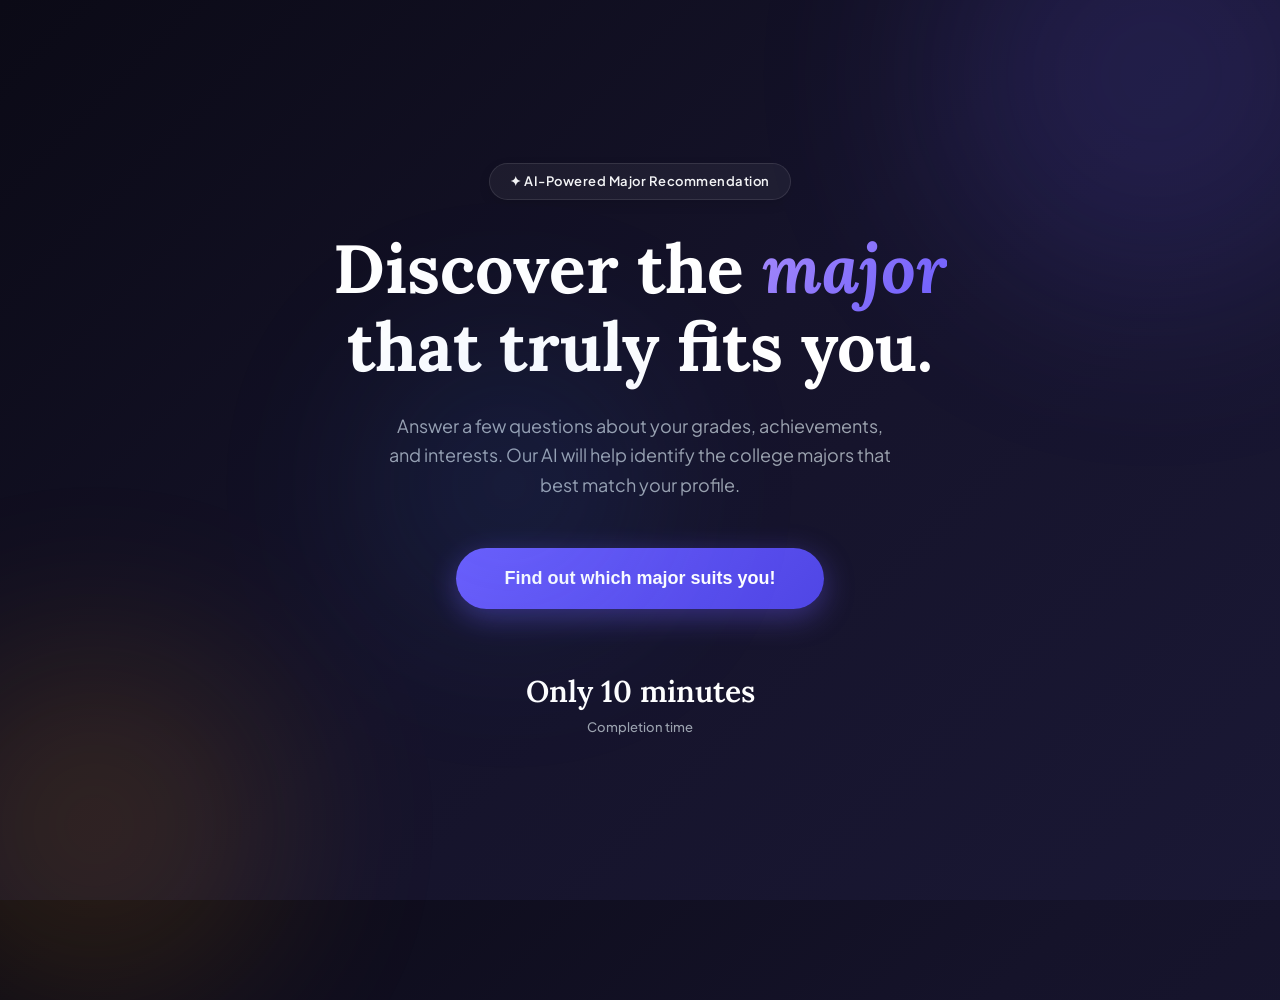
<file: frontend/index.html>
<!DOCTYPE html>
<html lang="en">
<head>
  <meta charset="UTF-8">
  <meta name="viewport" content="width=device-width, initial-scale=1.0">
  <title>EduPath AI – Discover Your Future Major</title>
  <link href="https://fonts.googleapis.com/css2?family=Plus+Jakarta+Sans:wght@400;500;600;700;800&family=Lora:ital,wght@0,400;0,600;1,400&display=swap" rel="stylesheet">
  <link rel="stylesheet" href="css/style.css">
  
  <!-- Scripts defer loading -->
  <script src="js/streamlit-component-lib.js" defer></script>
  <script src="js/app.js" defer></script>
  <script src="js/riasec.js" defer></script>
  <script src="js/results.js" defer></script>
</head>
<body>

  <!-- ====== LANDING PAGE ====== -->
  <div class="page active" id="page-landing">
    <div class="landing-blob blob1"></div>
    <div class="landing-blob blob2"></div>
    <div class="landing-blob blob3"></div>
    <div class="landing-content">
      <div class="landing-badge">✦ AI-Powered Major Recommendation</div>
      <h1 class="landing-title">Discover the <span>major</span><br>that truly fits you.</h1>
      <p class="landing-sub">Answer a few questions about your grades, achievements, and interests. Our AI will help identify the college majors that best match your profile.</p>
      <button class="btn-hero" onclick="openDisclaimer()">Find out which major suits you!</button>
      <div class="landing-stats">
        <div class="stat"><strong>Only 10 minutes</strong>Completion time</div>
      </div>
    </div>
  </div>

  <!-- ====== DISCLAIMER MODAL ====== -->
  <div class="modal-overlay" id="modal-disclaimer">
    <div class="modal">
      <div class="modal-icon">📋</div>
      <h2>Before You Begin</h2>
      <p>This assessment is designed to help you explore major options. Please review the guidelines below to ensure accurate recommendations:</p>
      <ul class="disclaimer-list">
        <li>Answer all questions <strong>honestly</strong> according to your true preferences</li>
        <li>There are no right or wrong answers, this is all about <strong>you</strong></li>
        <li>Ensure the average report card grades you enter are <strong>correct and up to date</strong></li>
        <li>These results serve as an <strong>initial recommendation</strong>, not a final decision</li>
        <li>Please continue to <strong>discuss and consult</strong> the results with a guidance counselor or parents</li>
      </ul>
      <div class="modal-form">
        <div class="form-group">
          <label for="input-nama">Full Name</label>
          <input type="text" id="input-nama" placeholder="Enter your name here..." maxlength="60">
        </div>
        <div class="form-group">
          <label for="input-kelas">Grade / Class</label>
          <select id="input-kelas">
            <option value="">Select Grade</option>
            <option value="10">Grade 10</option>
            <option value="11">Grade 11</option>
            <option value="12">Grade 12</option>
          </select>
        </div>
        <button class="btn-primary" onclick="startAkademik()">Continue to Academic Data</button>
      </div>
    </div>
  </div>

  <!-- ====== ACADEMIC PAGE ====== -->
  <div class="page" id="page-akademik">
    <div class="page-header">
      <div class="logo">EduPath<span>AI</span></div>
      <div class="step-label">Step 1 of 3</div>
    </div>
    <div class="form-container">
      <h2 class="section-title">Academic Data</h2>
      <p class="section-sub">Fill in your average report card grades (0-100), achievements, and interests.</p>

      <!-- Card 1: Subject Grades -->
      <div class="card">
        <div class="card-label">📊 Subject Grades</div>
        <div class="nilai-grid" id="nilai-grid">
          <!-- Populated by JS -->
        </div>
      </div>

      <!-- Card 2: Achievements -->
      <div class="card">
        <div class="card-label">🏆 Achievements</div>
        <p style="font-size:13px; color:var(--ink-soft); margin-bottom:12px;">Your highest level of academic or extracurricular achievement:</p>
        <div class="prestasi-options" id="prestasi-options">
          <div class="pill-option active" data-val="0" onclick="selectPrestasi(this)">None</div>
          <div class="pill-option" data-val="1" onclick="selectPrestasi(this)">District Level</div>
          <div class="pill-option" data-val="2" onclick="selectPrestasi(this)">City/Province Level</div>
          <div class="pill-option" data-val="3" onclick="selectPrestasi(this)">National Level</div>
          <div class="pill-option" data-val="4" onclick="selectPrestasi(this)">International Level</div>
        </div>
        <div id="bidang-section" style="display:none;">
          <p style="font-size:13px; color:var(--ink-soft); margin-top:16px; margin-bottom:10px;">In which field did you achieve this?</p>
          <div class="bidang-grid" id="bidang-options">
            <div class="bidang-option" data-val="Health" onclick="selectBidang(this)">🏥 Health</div>
            <div class="bidang-option" data-val="Technology" onclick="selectBidang(this)">💻 Technology</div>
            <div class="bidang-option" data-val="Physics" onclick="selectBidang(this)">⚡ Physics</div>
            <div class="bidang-option" data-val="Mathematics" onclick="selectBidang(this)">📐 Mathematics</div>
            <div class="bidang-option" data-val="Biology" onclick="selectBidang(this)">🌿 Biology</div>
            <div class="bidang-option" data-val="Chemistry" onclick="selectBidang(this)">🧪 Chemistry</div>
            <div class="bidang-option" data-val="Business" onclick="selectBidang(this)">💼 Business</div>
            <div class="bidang-option" data-val="Engineering" onclick="selectBidang(this)">🔧 Engineering</div>
            <div class="bidang-option" data-val="Earth Science" onclick="selectBidang(this)">🌍 Earth Science</div>
            <div class="bidang-option" data-val="Arts" onclick="selectBidang(this)">🎨 Arts</div>
          </div>
        </div>
      </div>

      <!-- Card 3: Primary Interests -->
      <div class="card">
        <div class="card-label">💡 Primary Interests <span style="font-weight:400; text-transform:none; font-size:11px; color:var(--ink-soft); margin-left:5px;">(select up to 3 fields)</span></div>
        <div class="minat-grid" id="minat-grid">
          <div class="minat-card" data-val="Health" onclick="toggleMinat(this)"><span class="minat-icon">🏥</span>Health</div>
          <div class="minat-card" data-val="Science & Technology" onclick="toggleMinat(this)"><span class="minat-icon">🔬</span>Science & Tech</div>
          <div class="minat-card" data-val="Social, Law & Government" onclick="toggleMinat(this)"><span class="minat-icon">⚖️</span>Social, Law & Govt</div>
          <div class="minat-card" data-val="Economics & Business" onclick="toggleMinat(this)"><span class="minat-icon">📊</span>Economics & Business</div>
          <div class="minat-card" data-val="Engineering" onclick="toggleMinat(this)"><span class="minat-icon">⚙️</span>Engineering</div>
          <div class="minat-card" data-val="Agriculture & Maritime" onclick="toggleMinat(this)"><span class="minat-icon">🌾</span>Agriculture & Maritime</div>
          <div class="minat-card" data-val="Arts & Education" onclick="toggleMinat(this)"><span class="minat-icon">🎭</span>Arts & Education</div>
        </div>
        <p class="minat-count" id="minat-count">0 / 3 fields selected</p>
      </div>

      <button class="btn-primary" onclick="goToRiasec()" style="max-width:360px; margin:0 auto; display:block; margin-top:30px;">Continue to Interest & Aptitude Test</button>
    </div>
  </div>

  <!-- ====== RIASEC PAGE ====== -->
  <div class="page" id="page-riasec">
    <div class="page-header">
      <div class="logo">EduPath<span>AI</span></div>
      <div class="step-label">Step 2 of 3</div>
    </div>
    <div class="progress-bar-wrap">
      <div class="progress-meta">
        <span id="progress-label">Question 1 of 36</span>
        <span id="progress-pct">0%</span>
      </div>
      <div class="progress-track"><div class="progress-fill" id="progress-fill" style="width:0%"></div></div>
      <div style="height:10px"></div>
    </div>
    <div class="riasec-q-container">
      <div class="q-type-badge" id="q-type-badge">◉ Realistic</div>
      <div class="q-number" id="q-number">Question 1</div>
      <div class="q-text" id="q-text">Loading question...</div>
      <div class="answer-options" id="answer-options">
        <button class="answer-btn" data-score="5" onclick="selectAnswer(this)"><span class="ans-score">5</span>Strongly Like</button>
        <button class="answer-btn" data-score="4" onclick="selectAnswer(this)"><span class="ans-score">4</span>Like</button>
        <button class="answer-btn" data-score="3" onclick="selectAnswer(this)"><span class="ans-score">3</span>Neutral / Moderate</button>
        <button class="answer-btn" data-score="2" onclick="selectAnswer(this)"><span class="ans-score">2</span>Dislike</button>
        <button class="answer-btn" data-score="1" onclick="selectAnswer(this)"><span class="ans-score">1</span>Strongly Dislike</button>
      </div>
      <div class="q-nav">
        <button class="btn-nav btn-back" id="btn-back" onclick="prevQuestion()">Back</button>
        <button class="btn-nav btn-next" id="btn-next" onclick="nextQuestion()" disabled>Next</button>
      </div>
    </div>
  </div>

  <!-- ====== COMPLETION OVERLAY ====== -->
  <div class="completion-overlay" id="modal-complete">
    <div class="completion-card">
      <div class="completion-emoji">🎉</div>
      <h2>All Questions Completed!</h2>
      <p>You have answered all 36 questions. Our AI recommendation engine will now evaluate your academic profile, achievements, interests, and RIASEC assessment to suggest your top majors.</p>
      <button class="btn-primary" onclick="goToHasil()">View My Recommendations ✨</button>
    </div>
  </div>

  <!-- ====== RESULTS PAGE ====== -->
  <div class="page" id="page-hasil">
    <div class="page-header">
      <div class="logo">EduPath<span>AI</span></div>
      <div class="step-label">Step 3 of 3</div>
    </div>
    <div class="hasil-header">
      <div class="user-chip" id="hasil-user-chip">👤 —</div>
      <h1>Your Major Recommendations</h1>
      <p>AI-driven major suggestions based on your scholastic grades, achievements, interest areas, and RIASEC results.</p>
    </div>
    <div class="hasil-container">
      <div id="hasil-content">
        <div class="loading-state">
          <div class="loading-spinner"></div>
          <p style="color:var(--ink-soft); font-size:15px">EduPath AI is analyzing your profile...</p>
          <p style="color:var(--ink-soft); font-size:13px; margin-top:6px">This will take only a few moments</p>
        </div>
      </div>
    </div>
  </div>

</body>
</html>
</file>
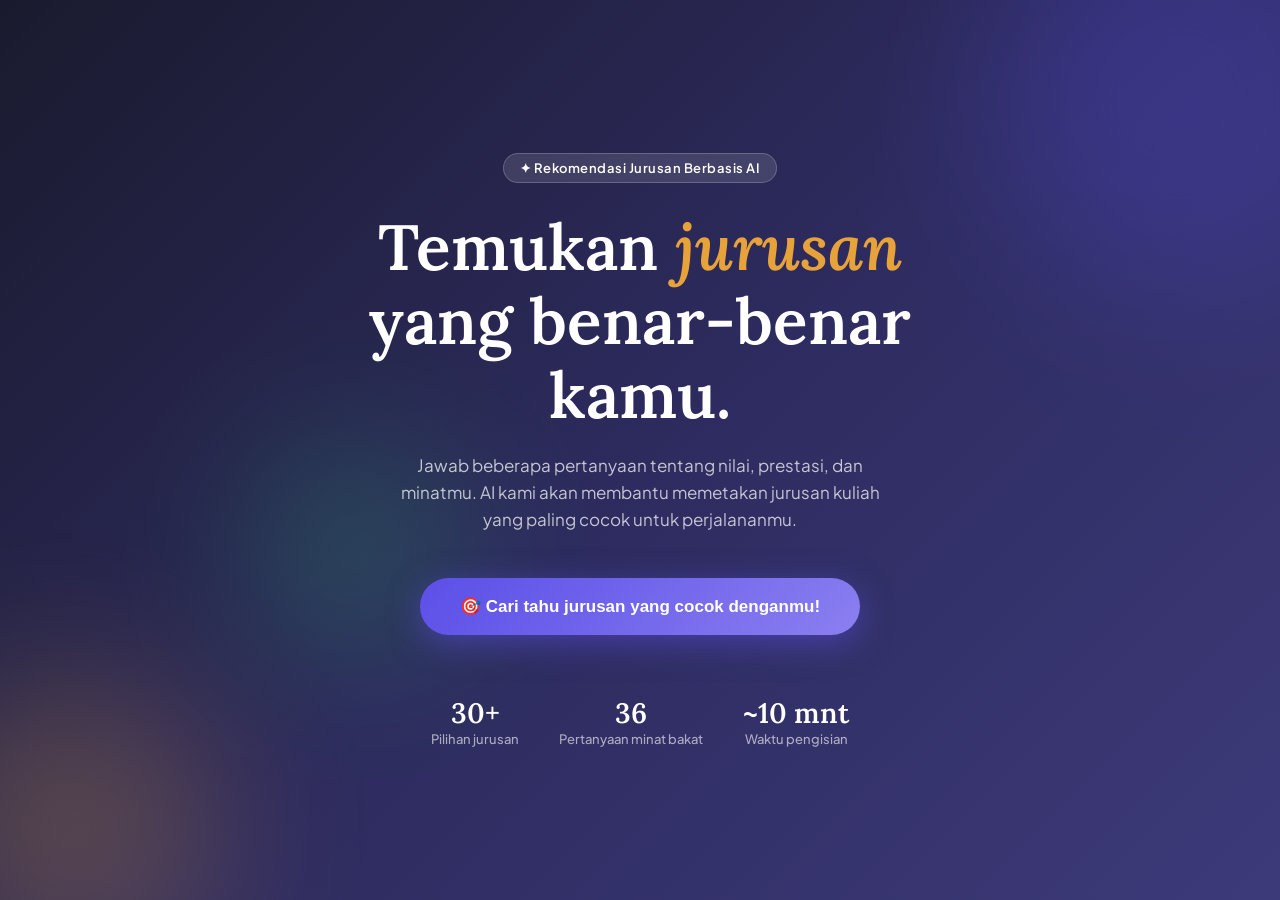
<file: coba.html>
<!DOCTYPE html>
<html lang="id">
<head>
<meta charset="UTF-8"/>
<meta name="viewport" content="width=device-width, initial-scale=1.0"/>
<title>JurusanKu – Temukan Jalanmu</title>
<link href="https://fonts.googleapis.com/css2?family=Plus+Jakarta+Sans:wght@400;500;600;700;800&family=Lora:ital,wght@0,400;0,600;1,400&display=swap" rel="stylesheet"/>
<style>
  :root {
    --bg: #F7F5F0;
    --surface: #FFFFFF;
    --ink: #1A1A2E;
    --ink-soft: #5A5A7A;
    --accent: #5B4FE8;
    --accent-light: #EAE8FD;
    --gold: #E8A23A;
    --gold-light: #FDF3E3;
    --green: #2ECC71;
    --red: #E74C3C;
    --border: #E2E0F0;
    --shadow: 0 4px 24px rgba(91,79,232,0.10);
    --radius: 16px;
    --radius-sm: 8px;
  }
  *,*::before,*::after{box-sizing:border-box;margin:0;padding:0}
  body{font-family:'Plus Jakarta Sans',sans-serif;background:var(--bg);color:var(--ink);min-height:100vh;overflow-x:hidden}
  
  /* ====== PAGE SYSTEM ====== */
  .page{display:none;min-height:100vh;animation:fadeIn .4s ease}
  .page.active{display:flex;flex-direction:column}
  @keyframes fadeIn{from{opacity:0;transform:translateY(12px)}to{opacity:1;transform:translateY(0)}}

  /* ====== LANDING ====== */
  #page-landing{background:linear-gradient(135deg,#1A1A2E 0%,#2D2B5E 50%,#3D3A7A 100%);position:relative;overflow:hidden;align-items:center;justify-content:center;text-align:center;padding:40px 24px}
  .landing-blob{position:absolute;border-radius:50%;filter:blur(80px);opacity:.25}
  .blob1{width:400px;height:400px;background:#5B4FE8;top:-100px;right:-100px}
  .blob2{width:300px;height:300px;background:#E8A23A;bottom:-80px;left:-80px}
  .blob3{width:200px;height:200px;background:#2ECC71;top:50%;left:20%}
  .landing-content{position:relative;z-index:2;max-width:640px;margin:0 auto}
  .landing-badge{display:inline-block;background:rgba(255,255,255,.12);border:1px solid rgba(255,255,255,.2);color:#fff;font-size:13px;font-weight:600;padding:6px 16px;border-radius:40px;margin-bottom:28px;letter-spacing:.5px}
  .landing-title{font-family:'Lora',serif;font-size:clamp(36px,7vw,64px);font-weight:600;color:#fff;line-height:1.15;margin-bottom:20px}
  .landing-title span{color:#E8A23A;font-style:italic}
  .landing-sub{font-size:17px;color:rgba(255,255,255,.72);line-height:1.6;margin-bottom:44px;max-width:480px;margin-left:auto;margin-right:auto}
  .btn-hero{background:linear-gradient(135deg,#5B4FE8,#8B7FF0);color:#fff;border:none;padding:18px 40px;border-radius:50px;font-size:17px;font-weight:700;cursor:pointer;transition:transform .2s,box-shadow .2s;box-shadow:0 8px 32px rgba(91,79,232,.5)}
  .btn-hero:hover{transform:translateY(-2px);box-shadow:0 12px 40px rgba(91,79,232,.6)}
  .landing-stats{display:flex;gap:40px;justify-content:center;margin-top:60px;flex-wrap:wrap}
  .stat{color:rgba(255,255,255,.6);font-size:13px;font-weight:500}
  .stat strong{display:block;font-family:'Lora',serif;font-size:28px;color:#fff;font-weight:600}

  /* ====== MODAL ====== */
  .modal-overlay{position:fixed;inset:0;background:rgba(26,26,46,.7);backdrop-filter:blur(6px);z-index:1000;display:none;align-items:center;justify-content:center;padding:20px}
  .modal-overlay.open{display:flex}
  .modal{background:var(--surface);border-radius:var(--radius);padding:40px;max-width:520px;width:100%;box-shadow:0 24px 80px rgba(0,0,0,.3);animation:modalIn .3s ease}
  @keyframes modalIn{from{transform:scale(.95);opacity:0}to{transform:scale(1);opacity:1}}
  .modal-icon{width:56px;height:56px;border-radius:50%;background:var(--gold-light);display:flex;align-items:center;justify-content:center;font-size:28px;margin:0 auto 20px}
  .modal h2{font-family:'Lora',serif;font-size:22px;font-weight:600;text-align:center;margin-bottom:12px}
  .modal p{color:var(--ink-soft);font-size:14px;line-height:1.65;text-align:center;margin-bottom:8px}
  .disclaimer-list{list-style:none;margin:16px 0;background:var(--accent-light);border-radius:var(--radius-sm);padding:16px 20px}
  .disclaimer-list li{font-size:13px;color:var(--ink);padding:5px 0 5px 20px;position:relative;line-height:1.5}
  .disclaimer-list li::before{content:'✓';position:absolute;left:0;color:var(--accent);font-weight:700}
  .modal-form{margin-top:24px}
  .form-group{margin-bottom:16px}
  .form-group label{display:block;font-size:13px;font-weight:600;color:var(--ink-soft);margin-bottom:6px;text-transform:uppercase;letter-spacing:.5px}
  .form-group input,.form-group select{width:100%;padding:12px 16px;border:2px solid var(--border);border-radius:var(--radius-sm);font-family:inherit;font-size:15px;color:var(--ink);background:var(--bg);transition:border-color .2s}
  .form-group input:focus,.form-group select:focus{outline:none;border-color:var(--accent)}
  .btn-primary{width:100%;background:var(--accent);color:#fff;border:none;padding:15px;border-radius:var(--radius-sm);font-family:inherit;font-size:15px;font-weight:700;cursor:pointer;transition:background .2s,transform .2s;margin-top:8px}
  .btn-primary:hover{background:#4a3fd4;transform:translateY(-1px)}

  /* ====== AKADEMIK PAGE ====== */
  #page-akademik{background:var(--bg);padding:0}
  .page-header{background:var(--surface);border-bottom:1px solid var(--border);padding:20px 32px;display:flex;align-items:center;gap:16px;position:sticky;top:0;z-index:100;box-shadow:0 2px 12px rgba(0,0,0,.05)}
  .page-header .logo{font-family:'Lora',serif;font-size:18px;font-weight:600;color:var(--accent);cursor:pointer}
  .page-header .step-label{margin-left:auto;font-size:13px;color:var(--ink-soft);font-weight:600;background:var(--accent-light);padding:4px 14px;border-radius:20px;color:var(--accent)}
  .form-container{max-width:680px;margin:0 auto;padding:40px 24px}
  .section-title{font-family:'Lora',serif;font-size:26px;font-weight:600;margin-bottom:6px}
  .section-sub{color:var(--ink-soft);font-size:14px;margin-bottom:32px}
  .card{background:var(--surface);border-radius:var(--radius);padding:28px;margin-bottom:20px;border:1px solid var(--border);box-shadow:var(--shadow)}
  .card-label{font-size:12px;font-weight:700;text-transform:uppercase;letter-spacing:1px;color:var(--accent);margin-bottom:16px}
  
  /* Nilai Input */
  .nilai-grid{display:grid;grid-template-columns:1fr 1fr;gap:12px}
  .nilai-item{background:var(--bg);border-radius:var(--radius-sm);padding:14px}
  .nilai-item label{display:block;font-size:12px;font-weight:600;color:var(--ink-soft);margin-bottom:8px;text-transform:uppercase;letter-spacing:.5px}
  .nilai-counter{display:flex;align-items:center;gap:8px}
  .nilai-counter button{width:32px;height:32px;border:2px solid var(--border);border-radius:6px;background:var(--surface);font-size:18px;cursor:pointer;font-weight:600;color:var(--ink);transition:all .2s;line-height:1;display:flex;align-items:center;justify-content:center}
  .nilai-counter button:hover{border-color:var(--accent);color:var(--accent)}
  .nilai-counter input{width:60px;text-align:center;border:2px solid var(--border);border-radius:6px;padding:6px;font-family:inherit;font-size:16px;font-weight:700;color:var(--ink)}
  .nilai-counter input:focus{outline:none;border-color:var(--accent)}

  /* Prestasi */
  .prestasi-options{display:flex;flex-wrap:wrap;gap:8px;margin-bottom:16px}
  .pill-option{padding:8px 16px;border:2px solid var(--border);border-radius:40px;font-size:13px;font-weight:600;cursor:pointer;transition:all .2s;background:var(--bg)}
  .pill-option:hover,.pill-option.active{border-color:var(--accent);background:var(--accent-light);color:var(--accent)}
  .bidang-grid{display:grid;grid-template-columns:repeat(auto-fill,minmax(130px,1fr));gap:8px}
  .bidang-option{padding:10px 14px;border:2px solid var(--border);border-radius:var(--radius-sm);font-size:13px;font-weight:600;cursor:pointer;transition:all .2s;text-align:center;background:var(--bg)}
  .bidang-option:hover,.bidang-option.active{border-color:var(--accent);background:var(--accent-light);color:var(--accent)}

  /* Minat */
  .minat-grid{display:grid;grid-template-columns:1fr 1fr;gap:10px}
  .minat-card{padding:14px;border:2px solid var(--border);border-radius:var(--radius-sm);font-size:14px;font-weight:600;cursor:pointer;transition:all .2s;display:flex;align-items:center;gap:10px;background:var(--bg)}
  .minat-card:hover,.minat-card.active{border-color:var(--accent);background:var(--accent-light);color:var(--accent)}
  .minat-card .minat-icon{font-size:20px}
  .minat-count{font-size:12px;color:var(--ink-soft);margin-top:8px}
  .minat-count.warn{color:var(--red)}

  /* ====== RIASEC PAGE ====== */
  #page-riasec{background:linear-gradient(180deg,#F7F5F0 0%,#EAE8FD 100%);min-height:100vh}
  .progress-bar-wrap{background:var(--surface);padding:0 32px;position:sticky;top:65px;z-index:99;border-bottom:1px solid var(--border)}
  .progress-track{height:5px;background:var(--border);border-radius:10px;overflow:hidden}
  .progress-fill{height:100%;background:linear-gradient(90deg,var(--accent),#8B7FF0);border-radius:10px;transition:width .4s ease}
  .progress-meta{display:flex;justify-content:space-between;font-size:12px;color:var(--ink-soft);padding:10px 0 8px}
  .riasec-q-container{max-width:600px;margin:0 auto;padding:60px 24px}
  .q-type-badge{display:inline-flex;align-items:center;gap:6px;background:var(--surface);border:1px solid var(--border);border-radius:20px;padding:4px 14px;font-size:12px;font-weight:700;color:var(--accent);text-transform:uppercase;letter-spacing:.5px;margin-bottom:24px}
  .q-number{font-family:'Lora',serif;font-size:13px;color:var(--ink-soft);margin-bottom:10px}
  .q-text{font-family:'Lora',serif;font-size:clamp(20px,4vw,28px);font-weight:600;color:var(--ink);line-height:1.4;margin-bottom:40px}
  .answer-options{display:flex;flex-direction:column;gap:12px}
  .answer-btn{padding:16px 24px;border:2px solid var(--border);border-radius:12px;background:var(--surface);font-family:inherit;font-size:15px;font-weight:600;color:var(--ink);cursor:pointer;transition:all .2s;text-align:left;display:flex;align-items:center;gap:14px}
  .answer-btn:hover{border-color:var(--accent);background:var(--accent-light);transform:translateX(4px)}
  .answer-btn.selected{border-color:var(--accent);background:var(--accent);color:#fff}
  .answer-btn .ans-score{width:28px;height:28px;border-radius:50%;background:var(--border);font-size:12px;font-weight:700;display:flex;align-items:center;justify-content:center;flex-shrink:0;transition:background .2s}
  .answer-btn.selected .ans-score{background:rgba(255,255,255,.3)}
  .q-nav{display:flex;gap:12px;margin-top:32px}
  .btn-nav{flex:1;padding:14px;border-radius:var(--radius-sm);font-family:inherit;font-size:15px;font-weight:700;cursor:pointer;transition:all .2s}
  .btn-back{background:var(--surface);border:2px solid var(--border);color:var(--ink-soft)}
  .btn-back:hover{border-color:var(--accent);color:var(--accent)}
  .btn-next{background:var(--accent);border:2px solid var(--accent);color:#fff}
  .btn-next:hover{background:#4a3fd4}
  .btn-next:disabled{opacity:.4;cursor:not-allowed}

  /* ====== COMPLETION MODAL ====== */
  .completion-overlay{position:fixed;inset:0;background:rgba(26,26,46,.8);backdrop-filter:blur(8px);z-index:1000;display:none;align-items:center;justify-content:center;padding:20px}
  .completion-overlay.open{display:flex}
  .completion-card{background:var(--surface);border-radius:var(--radius);padding:48px;max-width:460px;width:100%;text-align:center;animation:modalIn .3s ease}
  .completion-emoji{font-size:64px;margin-bottom:20px}
  .completion-card h2{font-family:'Lora',serif;font-size:26px;font-weight:600;margin-bottom:12px}
  .completion-card p{color:var(--ink-soft);font-size:15px;line-height:1.6;margin-bottom:28px}

  /* ====== HASIL PAGE ====== */
  #page-hasil{background:var(--bg)}
  .hasil-header{background:linear-gradient(135deg,#1A1A2E,#2D2B5E);padding:48px 32px;text-align:center}
  .hasil-header h1{font-family:'Lora',serif;font-size:clamp(24px,5vw,40px);font-weight:600;color:#fff;margin-bottom:8px}
  .hasil-header p{color:rgba(255,255,255,.65);font-size:15px}
  .hasil-header .user-chip{display:inline-block;background:rgba(255,255,255,.12);border:1px solid rgba(255,255,255,.2);color:rgba(255,255,255,.9);font-size:13px;font-weight:600;padding:6px 18px;border-radius:30px;margin-bottom:20px}
  .hasil-container{max-width:760px;margin:0 auto;padding:40px 24px}
  .top-card{background:var(--surface);border-radius:var(--radius);padding:28px;margin-bottom:16px;border:1px solid var(--border);box-shadow:var(--shadow);display:grid;grid-template-columns:auto 1fr auto;gap:20px;align-items:start;position:relative;overflow:hidden}
  .top-card.rank1::before{content:'';position:absolute;top:0;left:0;bottom:0;width:5px;background:linear-gradient(180deg,#E8A23A,#F0C060)}
  .top-card.rank2::before{content:'';position:absolute;top:0;left:0;bottom:0;width:5px;background:linear-gradient(180deg,#9CA3AF,#D1D5DB)}
  .top-card.rank3::before{content:'';position:absolute;top:0;left:0;bottom:0;width:5px;background:linear-gradient(180deg,#CD7C3B,#E09060)}
  .rank-badge{width:44px;height:44px;border-radius:50%;display:flex;align-items:center;justify-content:center;font-size:20px;font-weight:800;font-family:'Lora',serif;flex-shrink:0}
  .rank1 .rank-badge{background:var(--gold-light);color:var(--gold)}
  .rank2 .rank-badge{background:#F3F4F6;color:#6B7280}
  .rank3 .rank-badge{background:#FEF3EC;color:#CD7C3B}
  .card-info h3{font-family:'Lora',serif;font-size:20px;font-weight:600;margin-bottom:4px}
  .card-info .bidang-tag{display:inline-block;background:var(--accent-light);color:var(--accent);font-size:11px;font-weight:700;padding:2px 10px;border-radius:20px;text-transform:uppercase;letter-spacing:.5px;margin-bottom:10px}
  .card-info .alasan{font-size:13px;color:var(--ink-soft);line-height:1.6}
  .percent-ring{flex-shrink:0;text-align:center}
  .percent-ring svg{width:72px;height:72px}
  .percent-ring .pct-text{font-size:15px;font-weight:800;font-family:'Lora',serif}
  .percent-ring .pct-label{font-size:11px;color:var(--ink-soft);margin-top:2px}
  .loading-state{text-align:center;padding:60px 24px}
  .loading-spinner{width:48px;height:48px;border:4px solid var(--border);border-top-color:var(--accent);border-radius:50%;animation:spin .8s linear infinite;margin:0 auto 20px}
  @keyframes spin{to{transform:rotate(360deg)}}
  .bk-notice{background:var(--gold-light);border:1px solid #F5D79E;border-radius:var(--radius-sm);padding:18px 20px;margin-top:28px;display:flex;gap:14px;align-items:flex-start}
  .bk-notice .notice-icon{font-size:22px;flex-shrink:0}
  .bk-notice p{font-size:13px;color:#92640B;line-height:1.6}
  .bk-notice strong{color:#7A5209}
  .riasec-breakdown{background:var(--surface);border-radius:var(--radius-sm);padding:20px;margin-top:16px;border:1px solid var(--border)}
  .riasec-breakdown h4{font-size:12px;font-weight:700;text-transform:uppercase;letter-spacing:1px;color:var(--ink-soft);margin-bottom:14px}
  .riasec-bars{display:flex;flex-direction:column;gap:8px}
  .riasec-bar-item{display:grid;grid-template-columns:20px 1fr 30px;gap:10px;align-items:center;font-size:13px}
  .riasec-bar-item .bar-label{font-weight:700;color:var(--accent)}
  .bar-track{background:var(--border);border-radius:10px;height:8px;overflow:hidden}
  .bar-fill{height:100%;background:linear-gradient(90deg,var(--accent),#8B7FF0);border-radius:10px;transition:width .8s ease}
  .bar-val{font-size:12px;color:var(--ink-soft);text-align:right;font-weight:600}
  .btn-restart{display:block;margin:32px auto 0;background:var(--surface);border:2px solid var(--accent);color:var(--accent);padding:14px 36px;border-radius:50px;font-family:inherit;font-size:15px;font-weight:700;cursor:pointer;transition:all .2s}
  .btn-restart:hover{background:var(--accent);color:#fff}

  @media(max-width:600px){
    .nilai-grid,.minat-grid{grid-template-columns:1fr}
    .top-card{grid-template-columns:auto 1fr;grid-template-rows:auto auto}
    .percent-ring{grid-column:2;grid-row:1;justify-self:end}
    .card-info{grid-column:1/-1}
    .modal{padding:28px 20px}
    .page-header{padding:16px 20px}
  }
</style>
</head>
<body>

<!-- ====== LANDING PAGE ====== -->
<div class="page active" id="page-landing">
  <div class="blob landing-blob blob1"></div>
  <div class="blob landing-blob blob2"></div>
  <div class="blob landing-blob blob3"></div>
  <div class="landing-content">
    <div class="landing-badge">✦ Rekomendasi Jurusan Berbasis AI</div>
    <h1 class="landing-title">Temukan <span>jurusan</span><br>yang benar-benar kamu.</h1>
    <p class="landing-sub">Jawab beberapa pertanyaan tentang nilai, prestasi, dan minatmu. AI kami akan membantu memetakan jurusan kuliah yang paling cocok untuk perjalananmu.</p>
    <button class="btn-hero" onclick="openDisclaimer()">🎯 Cari tahu jurusan yang cocok denganmu!</button>
    <div class="landing-stats">
      <div class="stat"><strong>30+</strong>Pilihan jurusan</div>
      <div class="stat"><strong>36</strong>Pertanyaan minat bakat</div>
      <div class="stat"><strong>~10 mnt</strong>Waktu pengisian</div>
    </div>
  </div>
</div>

<!-- ====== DISCLAIMER MODAL ====== -->
<div class="modal-overlay" id="modal-disclaimer">
  <div class="modal">
    <div class="modal-icon">📋</div>
    <h2>Sebelum Mulai</h2>
    <p>Tes ini dirancang untuk membantu kamu mengenal diri dan mengeksplorasi pilihan jurusan. Baca panduan berikut agar hasilnya akurat:</p>
    <ul class="disclaimer-list">
      <li>Jawab semua pertanyaan dengan <strong>jujur</strong> sesuai kondisi nyatamu</li>
      <li>Tidak ada jawaban benar atau salah — ini tentang <strong>dirimu</strong></li>
      <li>Pastikan nilai rapor yang kamu isi sudah <strong>benar dan terkini</strong></li>
      <li>Hasil ini adalah <strong>rekomendasi awal</strong>, bukan keputusan final</li>
      <li>Tetap <strong>konsultasikan</strong> hasilnya dengan guru BK atau orang tua</li>
    </ul>
    <div class="modal-form">
      <div class="form-group">
        <label>Nama Lengkap</label>
        <input type="text" id="input-nama" placeholder="Tulis nama kamu di sini..." maxlength="60"/>
      </div>
      <div class="form-group">
        <label>Kelas</label>
        <select id="input-kelas">
          <option value="">— Pilih Kelas —</option>
          <option value="10">Kelas 10</option>
          <option value="11">Kelas 11</option>
          <option value="12">Kelas 12</option>
        </select>
      </div>
      <button class="btn-primary" onclick="startAkademik()">Lanjutkan ke Isian Akademik →</button>
    </div>
  </div>
</div>

<!-- ====== AKADEMIK PAGE ====== -->
<div class="page" id="page-akademik">
  <div class="page-header">
    <div class="logo">JurusanKu</div>
    <div class="step-label">Langkah 1 dari 3</div>
  </div>
  <div class="form-container">
    <h2 class="section-title">Data Akademik</h2>
    <p class="section-sub">Isi nilai rapor terakhir dan informasi prestasimu.</p>

    <div class="card">
      <div class="card-label">📊 Nilai Mata Pelajaran</div>
      <div class="nilai-grid" id="nilai-grid">
        <!-- Filled by JS -->
      </div>
    </div>

    <div class="card">
      <div class="card-label">🏆 Prestasi</div>
      <p style="font-size:13px;color:var(--ink-soft);margin-bottom:12px">Tingkat prestasi terbaikmu yang pernah diraih:</p>
      <div class="prestasi-options" id="prestasi-options">
        <div class="pill-option active" data-val="0" onclick="selectPrestasi(this)">Tidak Ada</div>
        <div class="pill-option" data-val="1" onclick="selectPrestasi(this)">Kecamatan / Kabupaten</div>
        <div class="pill-option" data-val="2" onclick="selectPrestasi(this)">Kota / Provinsi</div>
        <div class="pill-option" data-val="3" onclick="selectPrestasi(this)">Nasional</div>
        <div class="pill-option" data-val="4" onclick="selectPrestasi(this)">Internasional</div>
      </div>
      <div id="bidang-section" style="display:none">
        <p style="font-size:13px;color:var(--ink-soft);margin-bottom:10px">Lomba di bidang apa?</p>
        <div class="bidang-grid" id="bidang-options">
          <div class="bidang-option" data-val="Kesehatan" onclick="selectBidang(this)">🏥 Kesehatan</div>
          <div class="bidang-option" data-val="Teknologi" onclick="selectBidang(this)">💻 Teknologi</div>
          <div class="bidang-option" data-val="Fisika" onclick="selectBidang(this)">⚡ Fisika</div>
          <div class="bidang-option" data-val="Matematika" onclick="selectBidang(this)">📐 Matematika</div>
          <div class="bidang-option" data-val="Biologi" onclick="selectBidang(this)">🌿 Biologi</div>
          <div class="bidang-option" data-val="Kimia" onclick="selectBidang(this)">🧪 Kimia</div>
          <div class="bidang-option" data-val="Bisnis" onclick="selectBidang(this)">💼 Bisnis</div>
          <div class="bidang-option" data-val="Teknik" onclick="selectBidang(this)">🔧 Teknik</div>
          <div class="bidang-option" data-val="Kebumian" onclick="selectBidang(this)">🌍 Kebumian</div>
          <div class="bidang-option" data-val="Seni" onclick="selectBidang(this)">🎨 Seni</div>
        </div>
      </div>
    </div>

    <div class="card">
      <div class="card-label">💡 Minat Utama <span style="font-weight:400;text-transform:none;font-size:11px;color:var(--ink-soft)">(pilih maksimal 3 bidang)</span></div>
      <div class="minat-grid" id="minat-grid">
        <div class="minat-card" data-val="Kesehatan" onclick="toggleMinat(this)"><span class="minat-icon">🏥</span>Kesehatan</div>
        <div class="minat-card" data-val="Sains dan Teknologi" onclick="toggleMinat(this)"><span class="minat-icon">🔬</span>Sains & Teknologi</div>
        <div class="minat-card" data-val="Sosial hukum dan Pemerintahan" onclick="toggleMinat(this)"><span class="minat-icon">⚖️</span>Sosial, Hukum & Pemerintahan</div>
        <div class="minat-card" data-val="Ekonomi dan Bisnis" onclick="toggleMinat(this)"><span class="minat-icon">📊</span>Ekonomi & Bisnis</div>
        <div class="minat-card" data-val="Teknik" onclick="toggleMinat(this)"><span class="minat-icon">⚙️</span>Teknik</div>
        <div class="minat-card" data-val="Pertanian dan Kelautan" onclick="toggleMinat(this)"><span class="minat-icon">🌾</span>Pertanian & Kelautan</div>
        <div class="minat-card" data-val="Pendidikan dan Kreatif" onclick="toggleMinat(this)"><span class="minat-icon">🎭</span>Seni & Pendidikan</div>
      </div>
      <p class="minat-count" id="minat-count">0 / 3 bidang dipilih</p>
    </div>

    <button class="btn-primary" onclick="goToRiasec()" style="max-width:360px;margin:0 auto;display:block">Lanjutkan ke Tes Minat Bakat →</button>
  </div>
</div>

<!-- ====== RIASEC PAGE ====== -->
<div class="page" id="page-riasec">
  <div class="page-header">
    <div class="logo">JurusanKu</div>
    <div class="step-label">Langkah 2 dari 3</div>
  </div>
  <div class="progress-bar-wrap">
    <div class="progress-meta">
      <span id="progress-label">Pertanyaan 1 dari 36</span>
      <span id="progress-pct">0%</span>
    </div>
    <div class="progress-track"><div class="progress-fill" id="progress-fill" style="width:0%"></div></div>
    <div style="height:10px"></div>
  </div>
  <div class="riasec-q-container">
    <div class="q-type-badge" id="q-type-badge">◉ Realistic</div>
    <div class="q-number" id="q-number">Pertanyaan 1</div>
    <div class="q-text" id="q-text">Loading...</div>
    <div class="answer-options" id="answer-options">
      <button class="answer-btn" data-score="5" onclick="selectAnswer(this)"><span class="ans-score">5</span>Sangat Suka</button>
      <button class="answer-btn" data-score="4" onclick="selectAnswer(this)"><span class="ans-score">4</span>Suka</button>
      <button class="answer-btn" data-score="3" onclick="selectAnswer(this)"><span class="ans-score">3</span>Cukup Suka</button>
      <button class="answer-btn" data-score="2" onclick="selectAnswer(this)"><span class="ans-score">2</span>Tidak Suka</button>
      <button class="answer-btn" data-score="1" onclick="selectAnswer(this)"><span class="ans-score">1</span>Sangat Tidak Suka</button>
    </div>
    <div class="q-nav">
      <button class="btn-nav btn-back" id="btn-back" onclick="prevQuestion()">← Kembali</button>
      <button class="btn-nav btn-next" id="btn-next" onclick="nextQuestion()" disabled>Lanjut →</button>
    </div>
  </div>
</div>

<!-- ====== COMPLETION MODAL ====== -->
<div class="completion-overlay" id="modal-complete">
  <div class="completion-card">
    <div class="completion-emoji">🎉</div>
    <h2>Semua Pertanyaan Selesai!</h2>
    <p>Kamu sudah menjawab semua 36 pertanyaan. Sekarang AI kami akan menganalisis profil minat, nilai, dan bakatmu untuk memberikan rekomendasi jurusan terbaik.</p>
    <button class="btn-primary" onclick="goToHasil()">Lihat Hasil Rekomendasiku ✨</button>
  </div>
</div>

<!-- ====== HASIL PAGE ====== -->
<div class="page" id="page-hasil">
  <div class="hasil-header">
    <div class="user-chip" id="hasil-user-chip">👤 —</div>
    <h1>Rekomendasi Jurusanmu</h1>
    <p>Berdasarkan nilai akademik, prestasi, minat, dan hasil tes RIASEC kamu</p>
  </div>
  <div class="hasil-container">
    <div id="hasil-content">
      <div class="loading-state">
        <div class="loading-spinner"></div>
        <p style="color:var(--ink-soft);font-size:15px">AI sedang menganalisis profilmu...</p>
        <p style="color:var(--ink-soft);font-size:13px;margin-top:6px">Ini mungkin memakan waktu sekitar 30 detik</p>
      </div>
    </div>
  </div>
</div>

<script>
// ===== DATA =====
const RIASEC_QUESTIONS = [
  {no:1,pertanyaan:"Saya senang memperbaiki barang yang rusak.",type:"R"},
  {no:2,pertanyaan:"Saya tertarik menggunakan alat atau mesin.",type:"R"},
  {no:3,pertanyaan:"Saya lebih suka praktik daripada teori.",type:"R"},
  {no:4,pertanyaan:"Saya menikmati kegiatan merakit atau membuat sesuatu.",type:"R"},
  {no:5,pertanyaan:"Saya tertarik bekerja di lapangan dibanding di kantor.",type:"R"},
  {no:6,pertanyaan:"Saya suka memahami cara kerja peralatan atau teknologi.",type:"R"},
  {no:7,pertanyaan:"Saya suka memecahkan soal matematika yang menantang.",type:"I"},
  {no:8,pertanyaan:"Saya tertarik mencari tahu penyebab suatu masalah.",type:"I"},
  {no:9,pertanyaan:"Saya menikmati kegiatan penelitian atau eksperimen.",type:"I"},
  {no:10,pertanyaan:"Saya suka menganalisis data sebelum mengambil keputusan.",type:"I"},
  {no:11,pertanyaan:"Saya tertarik mempelajari cara kerja suatu sistem atau teknologi.",type:"I"},
  {no:12,pertanyaan:"Saya senang menemukan solusi untuk masalah yang kompleks.",type:"I"},
  {no:13,pertanyaan:"Saya suka menggambar atau mendesain sesuatu.",type:"A"},
  {no:14,pertanyaan:"Saya menikmati membuat karya kreatif.",type:"A"},
  {no:15,pertanyaan:"Saya tertarik pada seni, musik, film, atau fotografi.",type:"A"},
  {no:16,pertanyaan:"Saya suka mengekspresikan ide dengan cara yang unik.",type:"A"},
  {no:17,pertanyaan:"Saya senang membuat konten visual atau multimedia.",type:"A"},
  {no:18,pertanyaan:"Saya menikmati aktivitas yang membutuhkan imajinasi tinggi.",type:"A"},
  {no:19,pertanyaan:"Saya senang membantu orang lain menyelesaikan masalah.",type:"S"},
  {no:20,pertanyaan:"Saya nyaman bekerja dalam kelompok.",type:"S"},
  {no:21,pertanyaan:"Saya suka mengajar atau menjelaskan sesuatu kepada orang lain.",type:"S"},
  {no:22,pertanyaan:"Saya tertarik pada kegiatan sosial atau kemanusiaan.",type:"S"},
  {no:23,pertanyaan:"Saya senang mendengarkan dan memahami perasaan orang lain.",type:"S"},
  {no:24,pertanyaan:"Saya merasa puas ketika dapat membantu perkembangan orang lain.",type:"S"},
  {no:25,pertanyaan:"Saya suka memimpin kelompok atau organisasi.",type:"E"},
  {no:26,pertanyaan:"Saya tertarik menjalankan usaha atau bisnis.",type:"E"},
  {no:27,pertanyaan:"Saya percaya diri berbicara di depan banyak orang.",type:"E"},
  {no:28,pertanyaan:"Saya suka meyakinkan orang lain terhadap suatu ide.",type:"E"},
  {no:29,pertanyaan:"Saya tertarik mengambil keputusan penting dalam sebuah tim.",type:"E"},
  {no:30,pertanyaan:"Saya senang mencari peluang baru untuk mencapai tujuan.",type:"E"},
  {no:31,pertanyaan:"Saya suka membuat jadwal dan perencanaan yang rapi.",type:"C"},
  {no:32,pertanyaan:"Saya teliti dalam mengerjakan tugas.",type:"C"},
  {no:33,pertanyaan:"Saya nyaman mengikuti prosedur yang sudah ditentukan.",type:"C"},
  {no:34,pertanyaan:"Saya suka mengatur data atau dokumen secara terstruktur.",type:"C"},
  {no:35,pertanyaan:"Saya menikmati pekerjaan yang membutuhkan ketelitian tinggi.",type:"C"},
  {no:36,pertanyaan:"Saya senang memastikan segala sesuatu berjalan sesuai rencana.",type:"C"}
];

const TYPE_NAMES = {R:"Realistic",I:"Investigative",A:"Artistic",S:"Social",E:"Enterprising",C:"Conventional"};

const MAJOR_PROFILES = [
  {jurusan:"Kedokteran",bidang:"Kesehatan",math:4,bindo:3,binggris:4,bio:5,fisika:4,kimia:5,ekonomi:1,sosiologi:2,R:2,I:5,A:1,S:4,E:1,C:4},
  {jurusan:"Farmasi",bidang:"Kesehatan",math:4,bindo:3,binggris:3,bio:4,fisika:3,kimia:5,ekonomi:1,sosiologi:1,R:1,I:5,A:1,S:2,E:1,C:5},
  {jurusan:"Teknik Industri",bidang:"Teknik",math:4,bindo:2,binggris:3,bio:1,fisika:4,kimia:2,ekonomi:3,sosiologi:1,R:3,I:4,A:1,S:2,E:4,C:5},
  {jurusan:"Teknik Sipil",bidang:"Teknik",math:4,bindo:2,binggris:2,bio:1,fisika:5,kimia:2,ekonomi:1,sosiologi:1,R:5,I:4,A:1,S:1,E:2,C:3},
  {jurusan:"Teknik Elektro",bidang:"Teknik",math:5,bindo:2,binggris:3,bio:1,fisika:5,kimia:3,ekonomi:1,sosiologi:1,R:5,I:5,A:1,S:1,E:1,C:3},
  {jurusan:"Teknik Mesin",bidang:"Teknik",math:4,bindo:2,binggris:2,bio:1,fisika:5,kimia:2,ekonomi:1,sosiologi:1,R:5,I:4,A:1,S:1,E:1,C:2},
  {jurusan:"Arsitektur",bidang:"Teknik",math:3,bindo:2,binggris:3,bio:1,fisika:3,kimia:1,ekonomi:1,sosiologi:1,R:3,I:3,A:5,S:1,E:2,C:2},
  {jurusan:"Teknik Informatika",bidang:"Sains dan Teknologi",math:5,bindo:3,binggris:4,bio:1,fisika:4,kimia:1,ekonomi:1,sosiologi:1,R:4,I:5,A:1,S:1,E:2,C:3},
  {jurusan:"Sistem Informasi",bidang:"Sains dan Teknologi",math:4,bindo:3,binggris:4,bio:1,fisika:3,kimia:1,ekonomi:4,sosiologi:2,R:2,I:4,A:1,S:3,E:4,C:4},
  {jurusan:"Statistika",bidang:"Sains dan Teknologi",math:5,bindo:2,binggris:3,bio:1,fisika:3,kimia:1,ekonomi:2,sosiologi:1,R:1,I:5,A:1,S:1,E:1,C:5},
  {jurusan:"Aktuaria",bidang:"Sains dan Teknologi",math:5,bindo:2,binggris:3,bio:1,fisika:3,kimia:1,ekonomi:4,sosiologi:1,R:1,I:5,A:1,S:1,E:2,C:5},
  {jurusan:"Matematika",bidang:"Sains dan Teknologi",math:5,bindo:2,binggris:2,bio:1,fisika:2,kimia:1,ekonomi:1,sosiologi:1,R:1,I:5,A:1,S:1,E:1,C:4},
  {jurusan:"Biologi",bidang:"Sains dan Teknologi",math:3,bindo:3,binggris:2,bio:5,fisika:2,kimia:3,ekonomi:1,sosiologi:1,R:2,I:5,A:1,S:1,E:1,C:2},
  {jurusan:"Bimbingan dan Konseling",bidang:"Pendidikan dan Kreatif",math:2,bindo:4,binggris:3,bio:1,fisika:1,kimia:1,ekonomi:1,sosiologi:5,R:1,I:2,A:1,S:5,E:2,C:3},
  {jurusan:"Pendidikan Bahasa Inggris",bidang:"Pendidikan dan Kreatif",math:2,bindo:4,binggris:5,bio:1,fisika:1,kimia:1,ekonomi:1,sosiologi:3,R:1,I:2,A:2,S:5,E:2,C:3},
  {jurusan:"DKV",bidang:"Pendidikan dan Kreatif",math:1,bindo:2,binggris:2,bio:1,fisika:1,kimia:1,ekonomi:1,sosiologi:1,R:1,I:1,A:5,S:1,E:2,C:1},
  {jurusan:"Film dan Animasi",bidang:"Pendidikan dan Kreatif",math:1,bindo:2,binggris:2,bio:1,fisika:1,kimia:1,ekonomi:1,sosiologi:1,R:1,I:1,A:5,S:1,E:2,C:1},
  {jurusan:"Manajemen",bidang:"Ekonomi dan Bisnis",math:3,bindo:3,binggris:3,bio:1,fisika:1,kimia:1,ekonomi:5,sosiologi:2,R:1,I:2,A:1,S:3,E:5,C:3},
  {jurusan:"Akuntansi",bidang:"Ekonomi dan Bisnis",math:5,bindo:2,binggris:2,bio:1,fisika:1,kimia:1,ekonomi:5,sosiologi:1,R:1,I:3,A:1,S:1,E:3,C:5},
  {jurusan:"Bisnis Digital",bidang:"Ekonomi dan Bisnis",math:3,bindo:3,binggris:4,bio:1,fisika:1,kimia:1,ekonomi:4,sosiologi:2,R:1,I:3,A:2,S:3,E:5,C:3},
  {jurusan:"Ekonomi",bidang:"Ekonomi dan Bisnis",math:4,bindo:3,binggris:3,bio:1,fisika:1,kimia:1,ekonomi:5,sosiologi:2,R:1,I:4,A:1,S:2,E:3,C:4},
  {jurusan:"Kewirausahaan",bidang:"Ekonomi dan Bisnis",math:2,bindo:2,binggris:3,bio:1,fisika:1,kimia:1,ekonomi:4,sosiologi:2,R:1,I:2,A:2,S:3,E:5,C:2},
  {jurusan:"Ilmu Kelautan",bidang:"Pertanian dan Kelautan",math:3,bindo:2,binggris:2,bio:4,fisika:3,kimia:2,ekonomi:1,sosiologi:1,R:4,I:4,A:1,S:1,E:1,C:2},
  {jurusan:"Agroteknologi",bidang:"Pertanian dan Kelautan",math:3,bindo:2,binggris:2,bio:5,fisika:2,kimia:3,ekonomi:1,sosiologi:1,R:4,I:4,A:1,S:1,E:1,C:3},
  {jurusan:"Agribisnis",bidang:"Pertanian dan Kelautan",math:2,bindo:2,binggris:2,bio:2,fisika:1,kimia:1,ekonomi:4,sosiologi:2,R:2,I:2,A:1,S:2,E:5,C:3},
  {jurusan:"Psikologi",bidang:"Sosial hukum dan Pemerintahan",math:2,bindo:4,binggris:4,bio:2,fisika:1,kimia:1,ekonomi:1,sosiologi:5,R:1,I:3,A:2,S:5,E:2,C:2},
  {jurusan:"Hukum",bidang:"Sosial hukum dan Pemerintahan",math:2,bindo:5,binggris:5,bio:1,fisika:1,kimia:1,ekonomi:2,sosiologi:4,R:1,I:3,A:1,S:2,E:5,C:3},
  {jurusan:"Hubungan Internasional",bidang:"Sosial hukum dan Pemerintahan",math:2,bindo:4,binggris:5,bio:1,fisika:1,kimia:1,ekonomi:2,sosiologi:4,R:1,I:3,A:2,S:4,E:4,C:2},
  {jurusan:"Ilmu Politik",bidang:"Sosial hukum dan Pemerintahan",math:2,bindo:4,binggris:4,bio:1,fisika:1,kimia:1,ekonomi:2,sosiologi:4,R:1,I:3,A:1,S:3,E:5,C:2},
  {jurusan:"Administrasi Publik",bidang:"Sosial hukum dan Pemerintahan",math:2,bindo:4,binggris:3,bio:1,fisika:1,kimia:1,ekonomi:3,sosiologi:4,R:1,I:2,A:1,S:4,E:3,C:5}
];

const NILAI_MAPEL = [
  {key:"math",label:"Matematika"},
  {key:"binggris",label:"B. Inggris"},
  {key:"bindo",label:"B. Indonesia"},
  {key:"fisika",label:"Fisika"},
  {key:"kimia",label:"Kimia"},
  {key:"bio",label:"Biologi"},
  {key:"ekonomi",label:"Ekonomi"},
  {key:"sosiologi",label:"Sosiologi"}
];

// ===== STATE =====
let userData = {nama:"",kelas:""};
let nilaiData = {math:75,binggris:75,bindo:75,fisika:75,kimia:75,bio:75,ekonomi:75,sosiologi:75};
let prestasiVal = 0;
let bidangPrestasi = "";
let minatList = [];
let riasecAnswers = Array(36).fill(null);
let currentQ = 0;

// ===== LANDING =====
function openDisclaimer(){
  document.getElementById("modal-disclaimer").classList.add("open");
}

function startAkademik(){
  const nama = document.getElementById("input-nama").value.trim();
  const kelas = document.getElementById("input-kelas").value;
  if(!nama){alert("Nama tidak boleh kosong ya!"); return;}
  if(!kelas){alert("Pilih kelasmu dulu!"); return;}
  userData = {nama, kelas};
  document.getElementById("modal-disclaimer").classList.remove("open");
  buildNilaiGrid();
  showPage("page-akademik");
}

// ===== AKADEMIK =====
function buildNilaiGrid(){
  const grid = document.getElementById("nilai-grid");
  grid.innerHTML = NILAI_MAPEL.map(m=>`
    <div class="nilai-item">
      <label>${m.label}</label>
      <div class="nilai-counter">
        <button onclick="changeNilai('${m.key}',-1)">−</button>
        <input type="number" id="nilai-${m.key}" value="${nilaiData[m.key]}" min="0" max="100"
          onchange="nilaiData['${m.key}']=Math.max(0,Math.min(100,parseInt(this.value)||0));this.value=nilaiData['${m.key}']"/>
        <button onclick="changeNilai('${m.key}',1)">+</button>
      </div>
    </div>`).join("");
}

function changeNilai(key, delta){
  nilaiData[key] = Math.max(0, Math.min(100, nilaiData[key]+delta));
  document.getElementById("nilai-"+key).value = nilaiData[key];
}

function selectPrestasi(el){
  document.querySelectorAll("#prestasi-options .pill-option").forEach(p=>p.classList.remove("active"));
  el.classList.add("active");
  prestasiVal = parseInt(el.dataset.val);
  document.getElementById("bidang-section").style.display = prestasiVal > 0 ? "block" : "none";
  if(prestasiVal === 0) bidangPrestasi = "";
}

function selectBidang(el){
  document.querySelectorAll("#bidang-options .bidang-option").forEach(b=>b.classList.remove("active"));
  el.classList.add("active");
  bidangPrestasi = el.dataset.val;
}

function toggleMinat(el){
  const val = el.dataset.val;
  if(el.classList.contains("active")){
    el.classList.remove("active");
    minatList = minatList.filter(v=>v!==val);
  } else {
    if(minatList.length>=3){
      const countEl = document.getElementById("minat-count");
      countEl.classList.add("warn");
      setTimeout(()=>countEl.classList.remove("warn"),1200);
      return;
    }
    el.classList.add("active");
    minatList.push(val);
  }
  document.getElementById("minat-count").textContent = `${minatList.length} / 3 bidang dipilih`;
}

function goToRiasec(){
  showPage("page-riasec");
  renderQuestion();
}

// ===== RIASEC =====
function renderQuestion(){
  const q = RIASEC_QUESTIONS[currentQ];
  const total = RIASEC_QUESTIONS.length;
  document.getElementById("q-type-badge").textContent = "◉ " + TYPE_NAMES[q.type];
  document.getElementById("q-number").textContent = `Pertanyaan ${currentQ+1}`;
  document.getElementById("q-text").textContent = q.pertanyaan;
  document.getElementById("progress-label").textContent = `Pertanyaan ${currentQ+1} dari ${total}`;
  const pct = Math.round(currentQ/total*100);
  document.getElementById("progress-pct").textContent = pct+"%";
  document.getElementById("progress-fill").style.width = pct+"%";
  document.getElementById("btn-back").style.visibility = currentQ===0?"hidden":"visible";
  const saved = riasecAnswers[currentQ];
  document.querySelectorAll(".answer-btn").forEach(btn=>{
    btn.classList.remove("selected");
    if(saved !== null && parseInt(btn.dataset.score)===saved) btn.classList.add("selected");
  });
  document.getElementById("btn-next").disabled = saved===null;
}

function selectAnswer(btn){
  document.querySelectorAll(".answer-btn").forEach(b=>b.classList.remove("selected"));
  btn.classList.add("selected");
  riasecAnswers[currentQ] = parseInt(btn.dataset.score);
  document.getElementById("btn-next").disabled = false;
}

function nextQuestion(){
  if(riasecAnswers[currentQ]===null) return;
  if(currentQ === RIASEC_QUESTIONS.length-1){
    document.getElementById("modal-complete").classList.add("open");
  } else {
    currentQ++;
    renderQuestion();
  }
}

function prevQuestion(){
  if(currentQ>0){currentQ--;renderQuestion();}
}

// ===== HASIL =====
function goToHasil(){
  document.getElementById("modal-complete").classList.remove("open");
  document.getElementById("hasil-user-chip").textContent = `👤 ${userData.nama} — Kelas ${userData.kelas}`;
  showPage("page-hasil");
  analyzeWithAI();
}

function computeRiasec(){
  const scores={R:0,I:0,A:0,S:0,E:0,C:0};
  RIASEC_QUESTIONS.forEach((q,i)=>{if(riasecAnswers[i]!==null) scores[q.type]+=riasecAnswers[i];});
  return scores;
}

async function analyzeWithAI(){
  const riasec = computeRiasec();
  const topRiasec = Object.entries(riasec).sort((a,b)=>b[1]-a[1]).slice(0,3).map(e=>e[0]).join("");

  const profileSummary = `
Nama: ${userData.nama}, Kelas: ${userData.kelas}

NILAI RAPOR (0-100):
- Matematika: ${nilaiData.math}
- B. Inggris: ${nilaiData.binggris}
- B. Indonesia: ${nilaiData.bindo}
- Fisika: ${nilaiData.fisika}
- Kimia: ${nilaiData.kimia}
- Biologi: ${nilaiData.bio}
- Ekonomi: ${nilaiData.ekonomi}
- Sosiologi: ${nilaiData.sosiologi}

PRESTASI: Level ${prestasiVal}/4 (0=tidak ada, 4=internasional)
Bidang Prestasi: ${bidangPrestasi||"(tidak ada)"}

MINAT UTAMA (dipilih siswa): ${minatList.join(", ")||"(tidak dipilih)"}

SKOR RIASEC:
R (Realistic): ${riasec.R}/30
I (Investigative): ${riasec.I}/30
A (Artistic): ${riasec.A}/30
S (Social): ${riasec.S}/30
E (Enterprising): ${riasec.E}/30
C (Conventional): ${riasec.C}/30
Tipe RIASEC dominan: ${topRiasec}

DAFTAR JURUSAN DAN PROFIL (format: jurusan|bidang|math|bindo|binggris|bio|fisika|kimia|ekonomi|sosiologi|R|I|A|S|E|C):
${MAJOR_PROFILES.map(m=>`${m.jurusan}|${m.bidang}|${m.math}|${m.bindo}|${m.binggris}|${m.bio}|${m.fisika}|${m.kimia}|${m.ekonomi}|${m.sosiologi}|${m.R}|${m.I}|${m.A}|${m.S}|${m.E}|${m.C}`).join("\n")}`;

  const prompt = `Kamu adalah konselor pendidikan AI yang membantu siswa Indonesia memilih jurusan kuliah.

Profil siswa:
${profileSummary}

INSTRUKSI PENILAIAN:
1. Hitung kecocokan setiap jurusan dengan siswa menggunakan bobot:
   - Nilai rapor: bandingkan nilai siswa (0-100, skala ke 1-5 dengan ÷20) dengan kebutuhan jurusan (1-5). Hitung similarity.
   - RIASEC: bandingkan skor siswa (normalisasi per dimensi ke 1-5 dengan ÷6) dengan profil jurusan RIASEC.
   - Minat: jurusan yang bidangnya ada di minat siswa dapat bonus 10 poin.
   - Prestasi: bidang prestasi siswa sesuai bidang jurusan dapat bonus sesuai level (0-4).
   
2. Pilih TOP 3 jurusan dengan skor kecocokan tertinggi.

3. Tulis alasan personal yang spesifik (2-3 kalimat) mengapa siswa ini cocok dengan setiap jurusan, berdasarkan kekuatan nyata dari nilainya, tipe RIASEC, dan minat. Jangan generik.

Balas HANYA dengan JSON valid berikut, tanpa teks lain:
{
  "top3": [
    {
      "jurusan": "Nama Jurusan",
      "bidang": "Bidang",
      "persen": 87,
      "alasan": "Alasan personal spesifik kenapa siswa ini cocok..."
    },
    {
      "jurusan": "Nama Jurusan",
      "bidang": "Bidang",
      "persen": 82,
      "alasan": "..."
    },
    {
      "jurusan": "Nama Jurusan",
      "bidang": "Bidang",
      "persen": 79,
      "alasan": "..."
    }
  ]
}`;

  try {
    const resp = await fetch("https://api.anthropic.com/v1/messages",{
      method:"POST",
      headers:{"Content-Type":"application/json"},
      body:JSON.stringify({
        model:"claude-sonnet-4-6",
        max_tokens:1000,
        messages:[{role:"user",content:prompt}]
      })
    });
    const data = await resp.json();
    const rawText = data.content.map(c=>c.text||"").join("");
    const jsonMatch = rawText.match(/\{[\s\S]*\}/);
    if(!jsonMatch) throw new Error("No JSON");
    const result = JSON.parse(jsonMatch[0]);
    renderHasil(result.top3, riasec);
  } catch(e){
    document.getElementById("hasil-content").innerHTML = `
      <div style="text-align:center;padding:60px 24px">
        <div style="font-size:48px;margin-bottom:16px">😔</div>
        <p style="color:var(--ink-soft)">Terjadi kesalahan saat menganalisis. Coba ulangi lagi.</p>
        <button class="btn-restart" onclick="location.reload()">Mulai Ulang</button>
      </div>`;
  }
}

function renderHasil(top3, riasec){
  const rankClass = ["rank1","rank2","rank3"];
  const rankSymbol = ["🥇","🥈","🥉"];
  const maxRiasec = 30;

  const cardsHTML = top3.map((item,i)=>`
    <div class="top-card ${rankClass[i]}">
      <div class="rank-badge">${rankSymbol[i]}</div>
      <div class="card-info">
        <h3>${item.jurusan}</h3>
        <div class="bidang-tag">${item.bidang}</div>
        <p class="alasan">${item.alasan}</p>
      </div>
      <div class="percent-ring">
        ${buildRing(item.persen)}
        <div class="pct-label">Kecocokan</div>
      </div>
    </div>`).join("");

  const topRiasecSorted = Object.entries(riasec).sort((a,b)=>b[1]-a[1]);
  const riasecBarsHTML = topRiasecSorted.map(([k,v])=>`
    <div class="riasec-bar-item">
      <span class="bar-label">${k}</span>
      <div class="bar-track"><div class="bar-fill" style="width:${Math.round(v/maxRiasec*100)}%"></div></div>
      <span class="bar-val">${v}</span>
    </div>`).join("");

  document.getElementById("hasil-content").innerHTML = `
    ${cardsHTML}
    <div class="riasec-breakdown">
      <h4>Profil Kepribadian RIASEC-mu</h4>
      <div class="riasec-bars">${riasecBarsHTML}</div>
    </div>
    <div class="bk-notice">
      <span class="notice-icon">💬</span>
      <p><strong>Ingat!</strong> Hasil ini adalah panduan awal berdasarkan data yang kamu isi. Tetap konsultasikan dengan <strong>Guru BK</strong> atau orang tua untuk keputusan yang lebih matang. Mereka mengenalmu lebih baik dan bisa memberikan perspektif tambahan.</p>
    </div>
    <button class="btn-restart" onclick="location.reload()">Mulai Ulang dari Awal</button>
    <div style="height:48px"></div>`;
}

function buildRing(pct){
  const r = 28, cx = 36, cy = 36;
  const circ = 2*Math.PI*r;
  const dash = circ * pct / 100;
  return `<svg viewBox="0 0 72 72">
    <circle cx="${cx}" cy="${cy}" r="${r}" fill="none" stroke="#E2E0F0" stroke-width="5"/>
    <circle cx="${cx}" cy="${cy}" r="${r}" fill="none" stroke="#5B4FE8" stroke-width="5"
      stroke-dasharray="${dash} ${circ}" stroke-dashoffset="${circ/4}" stroke-linecap="round"/>
    <text x="${cx}" y="${cy+5}" text-anchor="middle" class="pct-text" font-size="14" font-weight="800" fill="#1A1A2E" font-family="'Plus Jakarta Sans',sans-serif">${pct}%</text>
  </svg>`;
}

// ===== UTILS =====
function showPage(id){
  document.querySelectorAll(".page").forEach(p=>p.classList.remove("active"));
  document.getElementById(id).classList.add("active");
  window.scrollTo(0,0);
}
</script>
</body>
</html>
</file>
<file: frontend/css/style.css>
:root {
  --bg: #0B0A16;
  --bg-gradient: linear-gradient(135deg, #0B0A16 0%, #15132A 50%, #1A1835 100%);
  --surface: rgba(255, 255, 255, 0.05);
  --surface-border: rgba(255, 255, 255, 0.1);
  --surface-hover: rgba(255, 255, 255, 0.08);
  --ink: #F3F4F6;
  --ink-soft: #9CA3AF;
  --accent: #6D5DFC;
  --accent-glow: rgba(109, 93, 252, 0.4);
  --accent-light: rgba(109, 93, 252, 0.15);
  --gold: #F59E0B;
  --gold-glow: rgba(245, 158, 11, 0.3);
  --gold-light: rgba(245, 158, 11, 0.1);
  --green: #10B981;
  --red: #EF4444;
  --shadow: 0 8px 32px 0 rgba(0, 0, 0, 0.37);
  --radius: 20px;
  --radius-sm: 10px;
}

*, *::before, *::after {
  box-sizing: border-box;
  margin: 0;
  padding: 0;
}

body {
  font-family: 'Plus Jakarta Sans', sans-serif;
  background: var(--bg);
  background-image: var(--bg-gradient);
  color: var(--ink);
  min-height: 100vh;
  overflow-x: hidden;
  line-height: 1.5;
}

/* ====== DECORATIVE BLOBS ====== */
.landing-blob {
  position: absolute;
  border-radius: 50%;
  filter: blur(100px);
  opacity: 0.15;
  z-index: 1;
  pointer-events: none;
}
.blob1 {
  width: 450px;
  height: 450px;
  background: var(--accent);
  top: -150px;
  right: -100px;
  animation: float1 12s infinite alternate;
}
.blob2 {
  width: 350px;
  height: 350px;
  background: var(--gold);
  bottom: -100px;
  left: -80px;
  animation: float2 15s infinite alternate;
}
.blob3 {
  width: 250px;
  height: 250px;
  background: #3B82F6;
  top: 40%;
  left: 30%;
  animation: float1 10s infinite alternate-reverse;
}

@keyframes float1 {
  0% { transform: translateY(0) scale(1); }
  100% { transform: translateY(30px) scale(1.1); }
}
@keyframes float2 {
  0% { transform: translateY(0) scale(1); }
  100% { transform: translateY(-40px) scale(0.9); }
}

/* ====== PAGE SYSTEM ====== */
.page {
  display: none;
  min-height: 100vh;
  animation: fadeIn 0.5s cubic-bezier(0.16, 1, 0.3, 1) forwards;
  position: relative;
  z-index: 2;
}
.page.active {
  display: flex;
  flex-direction: column;
}

@keyframes fadeIn {
  from {
    opacity: 0;
    transform: translateY(15px);
  }
  to {
    opacity: 1;
    transform: translateY(0);
  }
}

/* ====== LANDING ====== */
#page-landing {
  align-items: center;
  justify-content: center;
  text-align: center;
  padding: 60px 24px;
}
.landing-content {
  max-width: 700px;
  margin: 0 auto;
}
.landing-badge {
  display: inline-flex;
  align-items: center;
  gap: 8px;
  background: rgba(255, 255, 255, 0.05);
  border: 1px solid var(--surface-border);
  color: var(--ink);
  font-size: 13px;
  font-weight: 600;
  padding: 8px 20px;
  border-radius: 40px;
  margin-bottom: 30px;
  letter-spacing: 0.5px;
  box-shadow: 0 4px 12px rgba(0,0,0,0.1);
}
.landing-title {
  font-family: 'Lora', serif;
  font-size: clamp(38px, 6.5vw, 68px);
  font-weight: 700;
  color: #FFF;
  line-height: 1.15;
  margin-bottom: 24px;
}
.landing-title span {
  color: var(--accent);
  background: linear-gradient(135deg, #A78BFA, var(--accent));
  -webkit-background-clip: text;
  -webkit-text-fill-color: transparent;
  font-style: italic;
}
.landing-sub {
  font-size: 18px;
  color: var(--ink-soft);
  line-height: 1.65;
  margin-bottom: 48px;
  max-width: 520px;
  margin-left: auto;
  margin-right: auto;
}
.btn-hero {
  background: linear-gradient(135deg, var(--accent) 0%, #4F46E5 100%);
  color: #FFF;
  border: none;
  padding: 20px 48px;
  border-radius: 50px;
  font-size: 18px;
  font-weight: 700;
  cursor: pointer;
  transition: all 0.3s cubic-bezier(0.16, 1, 0.3, 1);
  box-shadow: 0 8px 30px var(--accent-glow);
  display: inline-block;
}
.btn-hero:hover {
  transform: translateY(-3px);
  box-shadow: 0 12px 40px rgba(109, 93, 252, 0.6);
}
.landing-stats {
  display: flex;
  gap: 40px;
  justify-content: center;
  margin-top: 60px;
}
.stat {
  color: var(--ink-soft);
  font-size: 13px;
  font-weight: 500;
}
.stat strong {
  display: block;
  font-family: 'Lora', serif;
  font-size: 30px;
  color: #FFF;
  font-weight: 600;
  margin-bottom: 4px;
}

/* ====== MODAL / GLASS OVERLAY ====== */
.modal-overlay {
  position: fixed;
  inset: 0;
  background: rgba(8, 7, 18, 0.85);
  backdrop-filter: blur(12px);
  z-index: 1000;
  display: none;
  align-items: center;
  justify-content: center;
  padding: 20px;
}
.modal-overlay.open {
  display: flex;
}
.modal {
  background: rgba(18, 16, 36, 0.7);
  border: 1px solid var(--surface-border);
  border-radius: var(--radius);
  padding: 44px;
  max-width: 560px;
  width: 100%;
  box-shadow: var(--shadow);
  animation: modalIn 0.4s cubic-bezier(0.16, 1, 0.3, 1);
  position: relative;
  overflow: hidden;
}
@keyframes modalIn {
  from { transform: scale(0.95) translateY(20px); opacity: 0; }
  to { transform: scale(1) translateY(0); opacity: 1; }
}
.modal-icon {
  width: 60px;
  height: 60px;
  border-radius: 50%;
  background: var(--accent-light);
  display: flex;
  align-items: center;
  justify-content: center;
  font-size: 28px;
  margin: 0 auto 24px;
  border: 1px solid rgba(109, 93, 252, 0.3);
}
.modal h2 {
  font-family: 'Lora', serif;
  font-size: 24px;
  font-weight: 600;
  text-align: center;
  margin-bottom: 14px;
  color: #FFF;
}
.modal p {
  color: var(--ink-soft);
  font-size: 14px;
  line-height: 1.6;
  text-align: center;
  margin-bottom: 10px;
}
.disclaimer-list {
  list-style: none;
  margin: 20px 0;
  background: rgba(255, 255, 255, 0.02);
  border: 1px solid var(--surface-border);
  border-radius: var(--radius-sm);
  padding: 18px 22px;
}
.disclaimer-list li {
  font-size: 13px;
  color: var(--ink);
  padding: 6px 0 6px 24px;
  position: relative;
  line-height: 1.5;
}
.disclaimer-list li::before {
  content: '✦';
  position: absolute;
  left: 0;
  color: var(--accent);
  font-weight: 700;
}
.modal-form {
  margin-top: 28px;
}
.form-group {
  margin-bottom: 20px;
}
.form-group label {
  display: block;
  font-size: 12px;
  font-weight: 700;
  color: var(--ink-soft);
  margin-bottom: 8px;
  text-transform: uppercase;
  letter-spacing: 0.75px;
}
.form-group input, .form-group select {
  width: 100%;
  padding: 14px 18px;
  border: 1px solid var(--surface-border);
  border-radius: var(--radius-sm);
  font-family: inherit;
  font-size: 15px;
  color: #FFF;
  background: rgba(255, 255, 255, 0.03);
  transition: all 0.2s ease;
}
.form-group input:focus, .form-group select:focus {
  outline: none;
  border-color: var(--accent);
  box-shadow: 0 0 0 4px var(--accent-light);
  background: rgba(255, 255, 255, 0.06);
}
.form-group select option {
  background: #121024;
  color: #FFF;
}
.btn-primary {
  width: 100%;
  background: var(--accent);
  color: #FFF;
  border: none;
  padding: 12px;
  border-radius: var(--radius-sm);
  font-family: inherit;
  font-size: 15px;
  font-weight: 700;
  cursor: pointer;
  transition: all 0.2s ease;
  box-shadow: 0 4px 12px var(--accent-light);
}
.btn-primary:hover {
  background: #5b4ee6;
  transform: translateY(-1px);
  box-shadow: 0 6px 16px var(--accent-glow);
}

/* ====== APP HEADER ====== */
.page-header {
  background: rgba(11, 10, 22, 0.7);
  backdrop-filter: blur(12px);
  border-bottom: 1px solid var(--surface-border);
  padding: 20px 40px;
  display: flex;
  align-items: center;
  gap: 16px;
  position: sticky;
  top: 0;
  z-index: 100;
}
.page-header .logo {
  font-family: 'Lora', serif;
  font-size: 22px;
  font-weight: 700;
  color: #FFF;
  letter-spacing: 0.5px;
  display: flex;
  align-items: center;
  gap: 8px;
}
.page-header .logo span {
  color: var(--accent);
}
.page-header .step-label {
  margin-left: auto;
  font-size: 12px;
  font-weight: 700;
  background: var(--accent-light);
  border: 1px solid rgba(109, 93, 252, 0.3);
  padding: 6px 16px;
  border-radius: 20px;
  color: var(--ink);
  text-transform: uppercase;
  letter-spacing: 0.5px;
}

/* ====== FORM CONTAINER ====== */
.form-container {
  max-width: 740px;
  margin: 0 auto;
  padding: 20px 24px;
}
.section-title {
  font-family: 'Lora', serif;
  font-size: 32px;
  font-weight: 600;
  margin-bottom: 8px;
  color: #FFF;
}
.section-sub {
  color: var(--ink-soft);
  font-size: 15px;
  margin-bottom: 20px;
}
.card {
  background: var(--surface);
  border: 1px solid var(--surface-border);
  border-radius: var(--radius);
  padding: 20px 24px;
  margin-bottom: 16px;
  box-shadow: var(--shadow);
}
.card-label {
  font-size: 13px;
  font-weight: 800;
  text-transform: uppercase;
  letter-spacing: 1.5px;
  color: var(--accent);
  margin-bottom: 12px;
  display: flex;
  align-items: center;
  gap: 8px;
}

/* Nilai Input Grid */
.nilai-grid {
  display: grid;
  grid-template-columns: 1fr 1fr;
  gap: 12px;
}
.nilai-item {
  background: rgba(255, 255, 255, 0.02);
  border: 1px solid rgba(255, 255, 255, 0.05);
  border-radius: var(--radius-sm);
  padding: 10px 14px;
  display: flex;
  flex-direction: column;
  justify-content: space-between;
}
.nilai-item label {
  display: block;
  font-size: 12px;
  font-weight: 700;
  color: var(--ink-soft);
  margin-bottom: 0;
  text-transform: uppercase;
  letter-spacing: 0.5px;
}
.nilai-counter {
  display: flex;
  align-items: center;
  gap: 10px;
}
.nilai-counter button {
  width: 36px;
  height: 36px;
  border: 1px solid var(--surface-border);
  border-radius: 8px;
  background: rgba(255,255,255,0.05);
  font-size: 20px;
  cursor: pointer;
  font-weight: 600;
  color: #FFF;
  transition: all 0.2s ease;
  display: flex;
  align-items: center;
  justify-content: center;
}
.nilai-counter button:hover {
  background: var(--accent);
  border-color: var(--accent);
}
.nilai-counter input {
  width: 70px;
  height: 36px;
  text-align: center;
  border: 1px solid var(--surface-border);
  background: rgba(0, 0, 0, 0.2);
  border-radius: 8px;
  font-family: inherit;
  font-size: 16px;
  font-weight: 700;
  color: #FFF;
}
.nilai-counter input:focus {
  outline: none;
  border-color: var(--accent);
}

/* Prestasi Options */
.prestasi-options {
  display: grid;
  grid-template-columns: repeat(2, 1fr);
  gap: 8px;
  margin-bottom: 12px;
}
.pill-option {
  padding: 8px 12px;
  border: 1px solid var(--surface-border);
  border-radius: var(--radius-sm);
  font-size: 12px;
  font-weight: 600;
  cursor: pointer;
  transition: all 0.2s ease;
  background: rgba(255,255,255,0.02);
  text-align: center;
}
.pill-option:hover, .pill-option.active {
  border-color: var(--accent);
  background: var(--accent-light);
  color: #FFF;
  box-shadow: 0 0 12px var(--accent-light);
}
.bidang-grid {
  display: grid;
  grid-template-columns: repeat(3, 1fr);
  gap: 8px;
  margin-top: 10px;
}
.bidang-option {
  padding: 8px 6px;
  border: 1px solid var(--surface-border);
  border-radius: var(--radius-sm);
  font-size: 11px;
  font-weight: 600;
  cursor: pointer;
  transition: all 0.2s ease;
  text-align: center;
  background: rgba(255,255,255,0.02);
}
.bidang-option:hover, .bidang-option.active {
  border-color: var(--accent);
  background: var(--accent-light);
  color: #FFF;
}

/* Minat Options */
.minat-grid {
  display: grid;
  grid-template-columns: 1fr 1fr;
  gap: 12px;
}
.minat-card {
  padding: 16px 20px;
  border: 1px solid var(--surface-border);
  border-radius: var(--radius-sm);
  font-size: 14px;
  font-weight: 600;
  cursor: pointer;
  transition: all 0.2s ease;
  display: flex;
  align-items: center;
  gap: 12px;
  background: rgba(255,255,255,0.02);
}
.minat-card:hover, .minat-card.active {
  border-color: var(--accent);
  background: var(--accent-light);
  color: #FFF;
}
.minat-card .minat-icon {
  font-size: 22px;
}
.minat-count {
  font-size: 12px;
  color: var(--ink-soft);
  margin-top: 14px;
  font-weight: 600;
  transition: color 0.3s ease;
}
.minat-count.warn {
  color: var(--red);
  animation: shake 0.3s ease-in-out;
}

@keyframes shake {
  0%, 100% { transform: translateX(0); }
  25% { transform: translateX(-5px); }
  75% { transform: translateX(5px); }
}

/* ====== RIASEC PAGE ====== */
#page-riasec {
  background: var(--bg);
}
.progress-bar-wrap {
  background: rgba(11, 10, 22, 0.85);
  backdrop-filter: blur(12px);
  padding: 10px 40px;
  position: sticky;
  top: 73px;
  z-index: 99;
  border-bottom: 1px solid var(--surface-border);
}
.progress-meta {
  display: flex;
  justify-content: space-between;
  font-size: 12px;
  color: var(--ink-soft);
  padding: 6px 0 10px;
  font-weight: 700;
  text-transform: uppercase;
  letter-spacing: 0.5px;
}
.progress-track {
  height: 6px;
  background: rgba(255, 255, 255, 0.05);
  border-radius: 10px;
  overflow: hidden;
}
.progress-fill {
  height: 100%;
  background: linear-gradient(90deg, var(--accent) 0%, #A78BFA 100%);
  border-radius: 10px;
  transition: width 0.4s cubic-bezier(0.16, 1, 0.3, 1);
  box-shadow: 0 0 10px rgba(109, 93, 252, 0.5);
}
.riasec-q-container {
  max-width: 640px;
  margin: 0 auto;
  padding: 80px 24px;
}
.q-type-badge {
  display: inline-flex;
  align-items: center;
  gap: 6px;
  background: var(--accent-light);
  border: 1px solid rgba(109, 93, 252, 0.3);
  border-radius: 20px;
  padding: 6px 16px;
  font-size: 12px;
  font-weight: 700;
  color: var(--ink);
  text-transform: uppercase;
  letter-spacing: 1px;
  margin-bottom: 28px;
}
.q-number {
  font-family: 'Lora', serif;
  font-size: 14px;
  color: var(--ink-soft);
  margin-bottom: 12px;
  font-weight: 600;
}
.q-text {
  font-family: 'Lora', serif;
  font-size: clamp(22px, 4.5vw, 32px);
  font-weight: 600;
  color: #FFF;
  line-height: 1.4;
  margin-bottom: 48px;
}
.answer-options {
  display: flex;
  flex-direction: column;
  gap: 14px;
}
.answer-btn {
  padding: 18px 24px;
  border: 1px solid var(--surface-border);
  border-radius: 14px;
  background: rgba(255, 255, 255, 0.02);
  font-family: inherit;
  font-size: 15px;
  font-weight: 600;
  color: var(--ink);
  cursor: pointer;
  transition: all 0.2s ease;
  text-align: left;
  display: flex;
  align-items: center;
  gap: 16px;
}
.answer-btn:hover {
  border-color: var(--accent);
  background: var(--surface-hover);
  transform: translateX(6px);
}
.answer-btn.selected {
  border-color: var(--accent);
  background: var(--accent);
  color: #FFF;
  box-shadow: 0 4px 16px var(--accent-glow);
}
.answer-btn .ans-score {
  width: 30px;
  height: 30px;
  border-radius: 50%;
  background: rgba(255,255,255,0.05);
  border: 1px solid var(--surface-border);
  font-size: 12px;
  font-weight: 700;
  display: flex;
  align-items: center;
  justify-content: center;
  flex-shrink: 0;
  transition: all 0.2s ease;
}
.answer-btn.selected .ans-score {
  background: rgba(255,255,255,0.25);
  border-color: transparent;
}
.q-nav {
  display: flex;
  gap: 14px;
  margin-top: 40px;
}
.btn-nav {
  flex: 1;
  padding: 16px;
  border-radius: var(--radius-sm);
  font-family: inherit;
  font-size: 15px;
  font-weight: 700;
  cursor: pointer;
  transition: all 0.2s ease;
}
.btn-back {
  background: transparent;
  border: 1px solid var(--surface-border);
  color: var(--ink-soft);
}
.btn-back:hover {
  border-color: var(--ink);
  color: #FFF;
}
.btn-next {
  background: var(--accent);
  border: 1px solid var(--accent);
  color: #FFF;
  box-shadow: 0 4px 12px var(--accent-light);
}
.btn-next:hover {
  background: #5b4ee6;
}
.btn-next:disabled {
  opacity: 0.35;
  cursor: not-allowed;
  box-shadow: none;
}

/* ====== COMPLETION OVERLAY ====== */
.completion-overlay {
  position: fixed;
  inset: 0;
  background: rgba(8, 7, 18, 0.9);
  backdrop-filter: blur(12px);
  z-index: 1000;
  display: none;
  align-items: center;
  justify-content: center;
  padding: 20px;
}
.completion-overlay.open {
  display: flex;
}
.completion-card {
  background: rgba(18, 16, 36, 0.75);
  border: 1px solid var(--surface-border);
  border-radius: var(--radius);
  padding: 54px;
  max-width: 500px;
  width: 100%;
  text-align: center;
  box-shadow: var(--shadow);
  animation: modalIn 0.4s cubic-bezier(0.16, 1, 0.3, 1);
}
.completion-emoji {
  font-size: 68px;
  margin-bottom: 24px;
  animation: bounce 2s infinite;
}
@keyframes bounce {
  0%, 100% { transform: translateY(0); }
  50% { transform: translateY(-10px); }
}
.completion-card h2 {
  font-family: 'Lora', serif;
  font-size: 28px;
  font-weight: 600;
  margin-bottom: 14px;
  color: #FFF;
}
.completion-card p {
  color: var(--ink-soft);
  font-size: 15px;
  line-height: 1.65;
  margin-bottom: 34px;
}

/* ====== RESULTS PAGE ====== */
#page-hasil {
  background: var(--bg);
}
.hasil-header {
  background: linear-gradient(180deg, rgba(21, 19, 42, 0.6) 0%, rgba(11, 10, 22, 0) 100%);
  padding: 60px 32px 30px;
  text-align: center;
}
.hasil-header h1 {
  font-family: 'Lora', serif;
  font-size: clamp(28px, 5.5vw, 44px);
  font-weight: 700;
  color: #FFF;
  margin-bottom: 10px;
}
.hasil-header p {
  color: var(--ink-soft);
  font-size: 16px;
  max-width: 500px;
  margin: 0 auto;
}
.hasil-header .user-chip {
  display: inline-flex;
  align-items: center;
  gap: 8px;
  background: var(--accent-light);
  border: 1px solid rgba(109, 93, 252, 0.3);
  color: #FFF;
  font-size: 13px;
  font-weight: 700;
  padding: 8px 20px;
  border-radius: 30px;
  margin-bottom: 24px;
  text-transform: uppercase;
  letter-spacing: 0.5px;
}
.hasil-container {
  max-width: 800px;
  margin: 0 auto;
  padding: 20px 24px 80px;
}

/* Recommendation Cards */
.top-card {
  background: rgba(255, 255, 255, 0.02);
  border: 1px solid var(--surface-border);
  border-radius: var(--radius);
  padding: 32px;
  margin-bottom: 20px;
  box-shadow: var(--shadow);
  display: grid;
  grid-template-columns: auto 1fr auto;
  gap: 24px;
  align-items: start;
  position: relative;
  overflow: hidden;
  transition: all 0.3s ease;
}
.top-card:hover {
  transform: translateY(-2px);
  border-color: rgba(255, 255, 255, 0.2);
  background: rgba(255, 255, 255, 0.04);
}
.top-card.rank1 {
  border-left: 5px solid var(--gold);
}
.top-card.rank2 {
  border-left: 5px solid #9CA3AF;
}
.top-card.rank3 {
  border-left: 5px solid #CD7C3B;
}

.rank-badge {
  width: 46px;
  height: 46px;
  border-radius: 50%;
  display: flex;
  align-items: center;
  justify-content: center;
  font-size: 22px;
  font-weight: 800;
  font-family: 'Lora', serif;
  flex-shrink: 0;
  border: 1px solid rgba(255,255,255,0.05);
}
.rank1 .rank-badge {
  background: var(--gold-light);
  border-color: rgba(245, 158, 11, 0.3);
}
.rank2 .rank-badge {
  background: rgba(156, 163, 175, 0.1);
  border-color: rgba(156, 163, 175, 0.3);
}
.rank3 .rank-badge {
  background: rgba(205, 124, 59, 0.1);
  border-color: rgba(205, 124, 59, 0.3);
}

.card-info h3 {
  font-family: 'Lora', serif;
  font-size: 22px;
  font-weight: 600;
  margin-bottom: 6px;
  color: #FFF;
}
.card-info .bidang-tag {
  display: inline-block;
  background: var(--accent-light);
  border: 1px solid rgba(109, 93, 252, 0.2);
  color: #C0B9FF;
  font-size: 11px;
  font-weight: 700;
  padding: 3px 12px;
  border-radius: 20px;
  text-transform: uppercase;
  letter-spacing: 0.75px;
  margin-bottom: 14px;
}
.card-info .alasan {
  font-size: 14px;
  color: var(--ink-soft);
  line-height: 1.65;
}

.percent-ring {
  flex-shrink: 0;
  text-align: center;
  display: flex;
  flex-direction: column;
  align-items: center;
}
.percent-ring svg {
  width: 76px;
  height: 76px;
}
.percent-ring .pct-text {
  font-size: 15px;
  font-weight: 800;
  font-family: 'Lora', serif;
}
.percent-ring .pct-label {
  font-size: 11px;
  color: var(--ink-soft);
  margin-top: 6px;
  font-weight: 700;
  text-transform: uppercase;
  letter-spacing: 0.5px;
}

/* RIASEC breakdown styling */
.riasec-breakdown {
  background: rgba(255, 255, 255, 0.01);
  border: 1px solid var(--surface-border);
  border-radius: var(--radius);
  padding: 30px;
  margin-top: 24px;
  box-shadow: var(--shadow);
}
.riasec-breakdown h4 {
  font-size: 13px;
  font-weight: 800;
  text-transform: uppercase;
  letter-spacing: 1.5px;
  color: var(--ink-soft);
  margin-bottom: 20px;
  text-align: center;
}
.riasec-bars {
  display: flex;
  flex-direction: column;
  gap: 12px;
}
.riasec-bar-item {
  display: grid;
  grid-template-columns: 110px 1fr 40px;
  gap: 14px;
  align-items: center;
  font-size: 14px;
}
.riasec-bar-item .bar-label {
  font-weight: 700;
  color: #FFF;
}
.bar-track {
  background: rgba(255, 255, 255, 0.05);
  border-radius: 10px;
  height: 10px;
  overflow: hidden;
  border: 1px solid rgba(255, 255, 255, 0.02);
}
.bar-fill {
  height: 100%;
  background: linear-gradient(90deg, var(--accent) 0%, #A78BFA 100%);
  border-radius: 10px;
  transition: width 1.2s cubic-bezier(0.16, 1, 0.3, 1);
  box-shadow: 0 0 8px rgba(109, 93, 252, 0.3);
}
.bar-val {
  font-size: 13px;
  color: var(--ink-soft);
  text-align: right;
  font-weight: 700;
}

/* BK Counselor Notice */
.bk-notice {
  background: var(--gold-light);
  border: 1px solid rgba(245, 158, 11, 0.2);
  border-radius: var(--radius-sm);
  padding: 22px 24px;
  margin-top: 30px;
  display: flex;
  gap: 16px;
  align-items: flex-start;
  box-shadow: 0 4px 12px rgba(245, 158, 11, 0.05);
}
.bk-notice .notice-icon {
  font-size: 24px;
  flex-shrink: 0;
}
.bk-notice p {
  font-size: 14px;
  color: #FBBF24;
  line-height: 1.6;
}
.bk-notice strong {
  color: #FFF;
}

/* Buttons and States */
.btn-restart {
  display: block;
  margin: 40px auto 0;
  background: transparent;
  border: 2px solid var(--accent);
  color: #FFF;
  padding: 16px 44px;
  border-radius: 50px;
  font-family: inherit;
  font-size: 16px;
  font-weight: 700;
  cursor: pointer;
  transition: all 0.3s ease;
  box-shadow: 0 4px 15px var(--accent-light);
}
.btn-restart:hover {
  background: var(--accent);
  box-shadow: 0 6px 20px var(--accent-glow);
  transform: translateY(-1px);
}

.loading-state {
  text-align: center;
  padding: 80px 24px;
}
.loading-spinner {
  width: 52px;
  height: 52px;
  border: 3px solid rgba(255,255,255,0.05);
  border-top-color: var(--accent);
  border-radius: 50%;
  animation: spin 0.8s cubic-bezier(0.5, 0, 0.5, 1) infinite;
  margin: 0 auto 24px;
  box-shadow: 0 0 15px var(--accent-light);
}
@keyframes spin {
  to { transform: rotate(360deg); }
}

/* ====== RESPONSIVENESS ====== */
@media (max-width: 768px) {
  .top-card {
    grid-template-columns: auto 1fr;
    grid-template-rows: auto auto;
    gap: 16px 20px;
    padding: 24px;
  }
  .percent-ring {
    grid-column: 2;
    grid-row: 1;
    justify-self: end;
  }
  .card-info {
    grid-column: 1 / -1;
  }
  .prestasi-options {
    grid-template-columns: repeat(2, 1fr);
  }
  .bidang-grid {
    grid-template-columns: repeat(2, 1fr); 
  }
  .page-header {
    padding: 16px 24px;
  }
  .riasec-bar-item {
    grid-template-columns: 90px 1fr 30px;
  }
}
</file>
